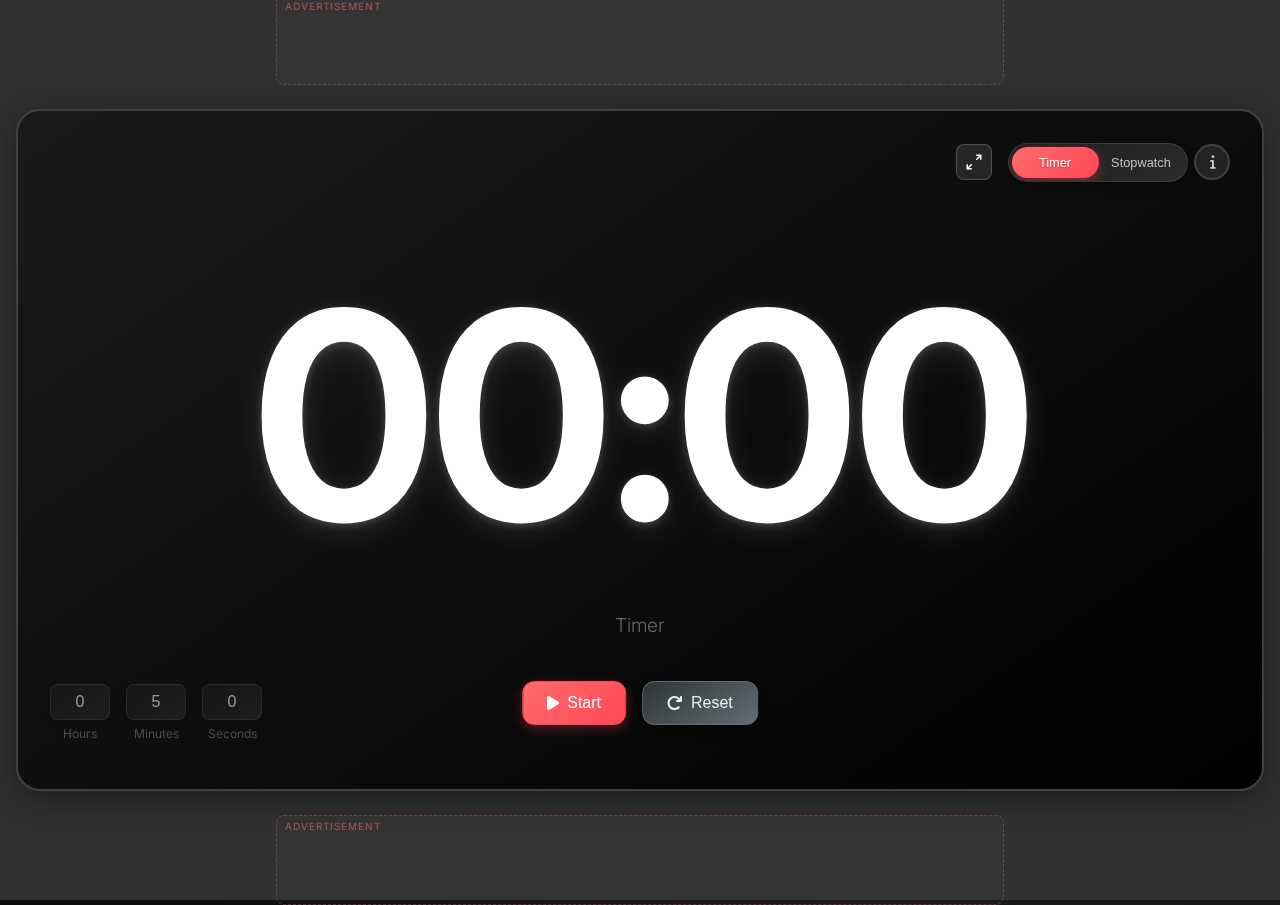
<file: index.html>
<!DOCTYPE html>
<html lang="en">
<head>
    <meta charset="UTF-8">
    <meta name="viewport" content="width=device-width, initial-scale=1.0, maximum-scale=1.0, user-scalable=no">
    <title>Big Timer - Elegant Timer & Stopwatch</title>

    <!-- Google AdSense -->
    <script async src="https://pagead2.googlesyndication.com/pagead/js/adsbygoogle.js?client=ca-pub-4525419879881614"
            crossorigin="anonymous"></script>

    <!-- Google Analytics -->
    <script async src="https://www.googletagmanager.com/gtag/js?id=G-XXXXXXXXXX"></script>
    <script>
        window.dataLayer = window.dataLayer || [];
        function gtag(){dataLayer.push(arguments);}
        gtag('js', new Date());
        gtag('config', 'G-XXXXXXXXXX');
    </script>

    <link rel="stylesheet" href="styles.css">
    <link href="https://fonts.googleapis.com/css2?family=Inter:wght@300;400;500;600;700&display=swap" rel="stylesheet">
    <link rel="stylesheet" href="https://cdnjs.cloudflare.com/ajax/libs/font-awesome/6.4.0/css/all.min.css">
</head>
<body>
    <div class="app-container">
        <!-- Top Banner Ad -->
        <div class="ad-container top-ad">
            <ins class="adsbygoogle"
                 style="display:block"
                 data-ad-client="ca-pub-4525419879881614"
                 data-ad-slot="1234567890"
                 data-ad-format="auto"
                 data-full-width-responsive="true"></ins>
        </div>

        <div class="main-container">
            <!-- Header -->
            <header class="header">
                <div class="header-left">
                    <button class="fullscreen-btn" id="fullscreen-btn" title="Toggle Fullscreen">
                        <svg width="20" height="20" viewBox="0 0 24 24" fill="none" stroke="currentColor" stroke-width="2">
                            <path d="M3 21l6-6m0 6H3v-6"/>
                            <path d="M21 3l-6 6m6 0V3h-6"/>
                        </svg>
                    </button>
                    <div class="mode-switcher">
                        <button class="mode-btn active" data-mode="timer">Timer</button>
                        <button class="mode-btn" data-mode="stopwatch">Stopwatch</button>
                    </div>
                </div>
                <div class="info-menu">
                    <button class="info-btn" id="info-btn">
                        <i class="fas fa-info"></i>
                    </button>
                    <div class="info-dropdown" id="info-dropdown">
                        <a href="about.html" target="_blank">About</a>
                        <a href="privacy.html" target="_blank">Privacy Policy</a>
                        <a href="terms.html" target="_blank">Terms of Service</a>
                        <div class="copyright">© 2024 Big Timer</div>
                    </div>
                </div>
            </header>

        <!-- Timer Mode -->
        <div class="timer-container active" id="timer-mode">
            <div class="time-display-container">
                <div class="time-display" id="timer-display">00:00:00</div>
                <div class="time-label">Timer</div>
            </div>
            
            <div class="time-setter">
                <div class="time-input-group">
                    <div class="time-input">
                        <input type="number" id="hours" min="0" max="23" value="0">
                        <label>Hours</label>
                    </div>
                    <div class="time-input">
                        <input type="number" id="minutes" min="0" max="59" value="5">
                        <label>Minutes</label>
                    </div>
                    <div class="time-input">
                        <input type="number" id="seconds" min="0" max="59" value="0">
                        <label>Seconds</label>
                    </div>
                </div>
            </div>

            <div class="controls">
                <button class="control-btn start-btn" id="timer-start">
                    <i class="fas fa-play"></i>
                    Start
                </button>
                <button class="control-btn pause-btn" id="timer-pause" style="display: none;">
                    <i class="fas fa-pause"></i>
                    Pause
                </button>
                <button class="control-btn reset-btn" id="timer-reset">
                    <i class="fas fa-redo"></i>
                    Reset
                </button>
            </div>
        </div>

        <!-- Stopwatch Mode -->
        <div class="timer-container" id="stopwatch-mode">
            <div class="time-display-container">
                <div class="time-display" id="stopwatch-display">00:00:00</div>
                <div class="time-label">Stopwatch</div>
            </div>

            <div class="controls">
                <button class="control-btn start-btn" id="stopwatch-start">
                    <i class="fas fa-play"></i>
                    Start
                </button>
                <button class="control-btn pause-btn" id="stopwatch-pause" style="display: none;">
                    <i class="fas fa-pause"></i>
                    Pause
                </button>
                <button class="control-btn lap-btn" id="stopwatch-lap" style="display: none;">
                    <i class="fas fa-flag"></i>
                    Lap
                </button>
                <button class="control-btn reset-btn" id="stopwatch-reset">
                    <i class="fas fa-redo"></i>
                    Reset
                </button>
            </div>

            <div class="laps-container" id="laps-container">
                <!-- <h3 class="laps-title">Laps</h3> -->
                <div class="laps-list" id="laps-list"></div>
            </div>
        </div>



            <!-- Notification -->
            <div class="notification" id="notification">
                <i class="fas fa-bell"></i>
                <span>Timer finished!</span>
            </div>
        </div>

        <!-- Bottom Banner Ad -->
        <div class="ad-container bottom-ad">
            <ins class="adsbygoogle"
                 style="display:block"
                 data-ad-client="ca-pub-4525419879881614"
                 data-ad-slot="9876543210"
                 data-ad-format="auto"
                 data-full-width-responsive="true"></ins>
        </div>
    </div>





    <script src="script.js"></script>

    <!-- AdSense Initialization -->
    <script>
        // Initialize ads after page load
        window.addEventListener('load', function() {
            // Push ads to AdSense
            (adsbygoogle = window.adsbygoogle || []).push({});
            (adsbygoogle = window.adsbygoogle || []).push({});
        });
    </script>
</body>
</html>
</file>
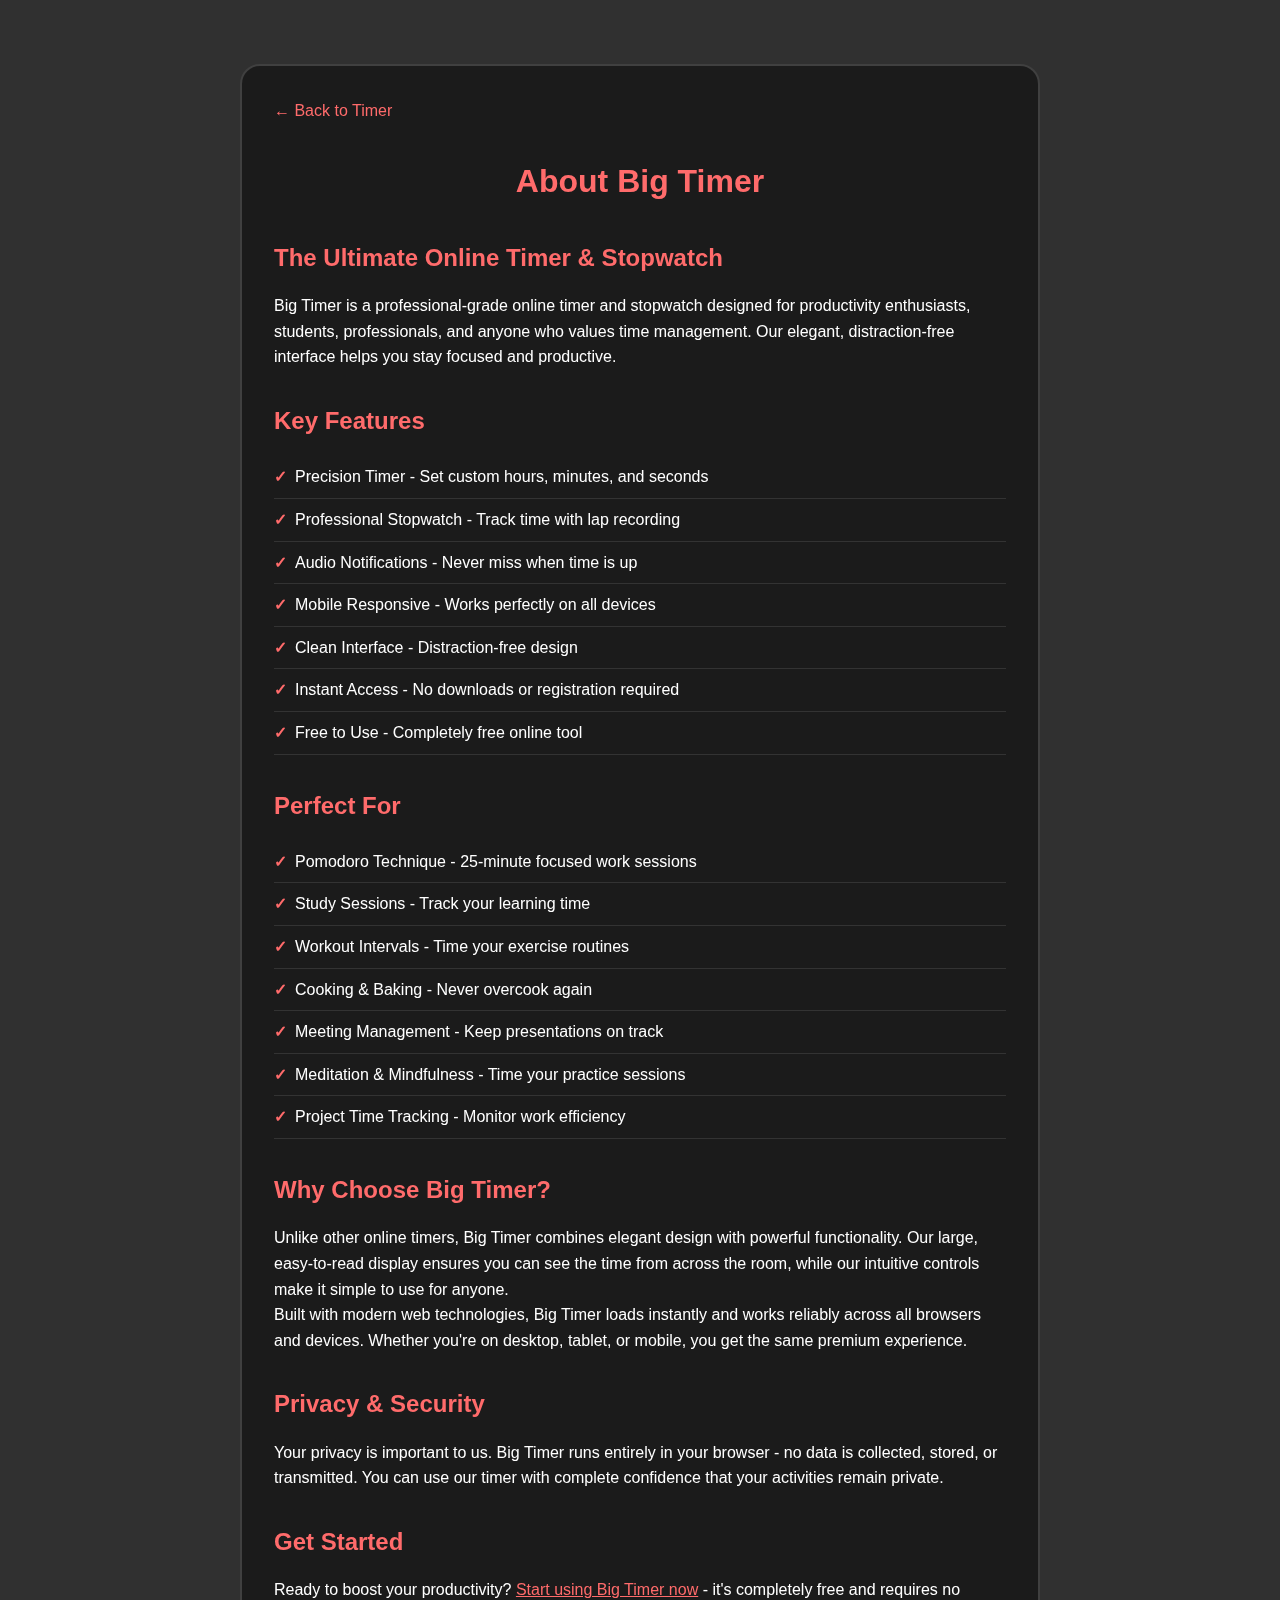
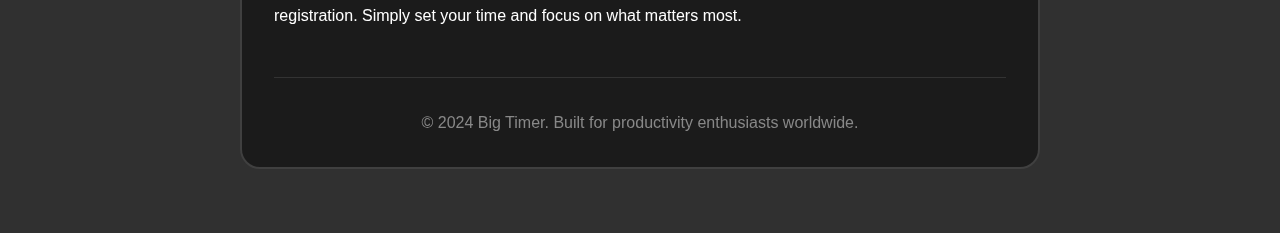
<file: about.html>
<!DOCTYPE html>
<html lang="en">
<head>
    <meta charset="UTF-8">
    <meta name="viewport" content="width=device-width, initial-scale=1.0">
    <title>About - Big Timer</title>
    <link rel="stylesheet" href="styles.css">
    <style>
        body {
            background: #303030 !important;
            padding: 2rem !important;
            position: static !important;
            height: auto !important;
            overflow: auto !important;
        }
        .app-container {
            position: static !important;
            height: auto !important;
            display: block !important;
            padding: 0 !important;
        }
        .about-container {
            max-width: 800px;
            margin: 2rem auto;
            padding: 2rem;
            background: rgba(26, 26, 26, 0.95);
            border: 2px solid #404040;
            border-radius: 20px;
            color: white;
            line-height: 1.6;
            backdrop-filter: blur(10px);
        }
        .about-container h1 {
            color: #ff6b6b;
            text-align: center;
            margin-bottom: 2rem;
        }
        .about-container h2 {
            color: #ff6b6b;
            margin-top: 2rem;
            margin-bottom: 1rem;
        }
        .back-link {
            display: inline-block;
            margin-bottom: 2rem;
            color: #ff6b6b;
            text-decoration: none;
            font-weight: 500;
        }
        .back-link:hover {
            color: #ff4757;
        }
        .feature-list {
            list-style: none;
            padding: 0;
        }
        .feature-list li {
            padding: 0.5rem 0;
            border-bottom: 1px solid #333;
        }
        .feature-list li:before {
            content: "✓";
            color: #ff6b6b;
            font-weight: bold;
            margin-right: 0.5rem;
        }
    </style>
</head>
<body>
    <div class="about-container">
        <a href="index.html" class="back-link">← Back to Timer</a>
        
        <h1>About Big Timer</h1>
        
        <h2>The Ultimate Online Timer & Stopwatch</h2>
        <p>Big Timer is a professional-grade online timer and stopwatch designed for productivity enthusiasts, students, professionals, and anyone who values time management. Our elegant, distraction-free interface helps you stay focused and productive.</p>
        
        <h2>Key Features</h2>
        <ul class="feature-list">
            <li>Precision Timer - Set custom hours, minutes, and seconds</li>
            <li>Professional Stopwatch - Track time with lap recording</li>
            <li>Audio Notifications - Never miss when time is up</li>
            <li>Mobile Responsive - Works perfectly on all devices</li>
            <li>Clean Interface - Distraction-free design</li>
            <li>Instant Access - No downloads or registration required</li>
            <li>Free to Use - Completely free online tool</li>
        </ul>
        
        <h2>Perfect For</h2>
        <ul class="feature-list">
            <li>Pomodoro Technique - 25-minute focused work sessions</li>
            <li>Study Sessions - Track your learning time</li>
            <li>Workout Intervals - Time your exercise routines</li>
            <li>Cooking & Baking - Never overcook again</li>
            <li>Meeting Management - Keep presentations on track</li>
            <li>Meditation & Mindfulness - Time your practice sessions</li>
            <li>Project Time Tracking - Monitor work efficiency</li>
        </ul>
        
        <h2>Why Choose Big Timer?</h2>
        <p>Unlike other online timers, Big Timer combines elegant design with powerful functionality. Our large, easy-to-read display ensures you can see the time from across the room, while our intuitive controls make it simple to use for anyone.</p>
        
        <p>Built with modern web technologies, Big Timer loads instantly and works reliably across all browsers and devices. Whether you're on desktop, tablet, or mobile, you get the same premium experience.</p>
        
        <h2>Privacy & Security</h2>
        <p>Your privacy is important to us. Big Timer runs entirely in your browser - no data is collected, stored, or transmitted. You can use our timer with complete confidence that your activities remain private.</p>
        
        <h2>Get Started</h2>
        <p>Ready to boost your productivity? <a href="index.html" style="color: #ff6b6b;">Start using Big Timer now</a> - it's completely free and requires no registration. Simply set your time and focus on what matters most.</p>
        
        <div style="text-align: center; margin-top: 3rem; padding-top: 2rem; border-top: 1px solid #333;">
            <p style="color: #888;">© 2024 Big Timer. Built for productivity enthusiasts worldwide.</p>
        </div>
    </div>
</body>
</html>
</file>
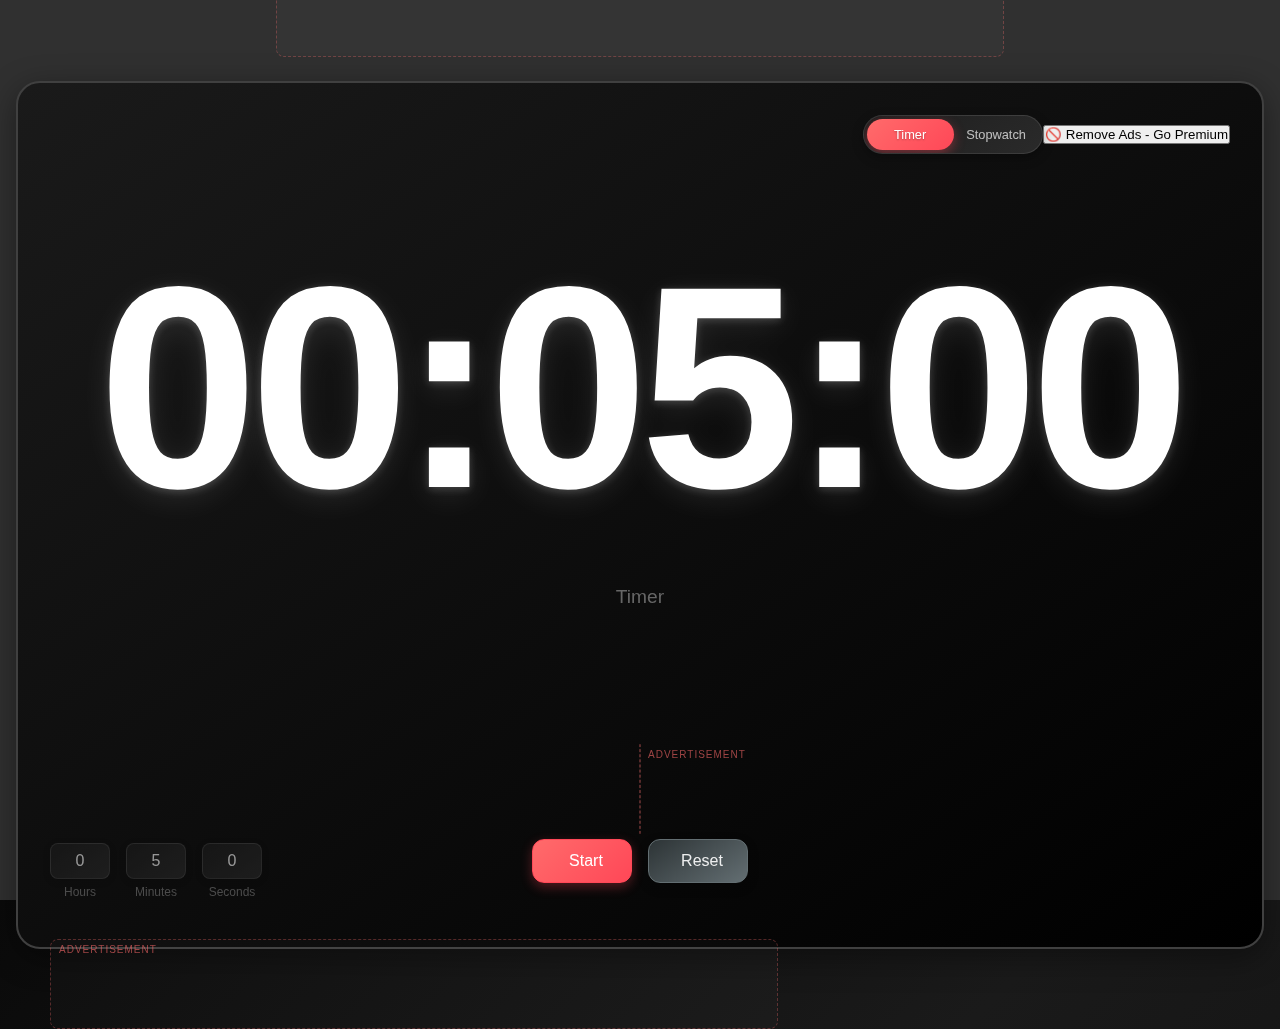
<file: google-ads-integration.html>
<!DOCTYPE html>
<html lang="en">
<head>
    <meta charset="UTF-8">
    <meta name="viewport" content="width=device-width, initial-scale=1.0">
    <title>Big Timer - Free Online Pomodoro Timer & Stopwatch</title>
    
    <!-- Google AdSense -->
    <script async src="https://pagead2.googlesyndication.com/pagead/js/adsbygoogle.js?client=ca-pub-YOUR_PUBLISHER_ID"
            crossorigin="anonymous"></script>
    
    <!-- Your existing meta tags and CSS -->
    <link rel="stylesheet" href="styles.css">
</head>
<body>
    <div class="app-container">
        <!-- Top Banner Ad (Free Users Only) -->
        <div class="ad-container top-ad" id="top-ad">
            <ins class="adsbygoogle"
                 style="display:block"
                 data-ad-client="ca-pub-YOUR_PUBLISHER_ID"
                 data-ad-slot="1234567890"
                 data-ad-format="auto"
                 data-full-width-responsive="true"></ins>
        </div>

        <div class="main-container">
            <header class="header">
                <div class="mode-switcher">
                    <button class="mode-btn active" data-mode="timer">Timer</button>
                    <button class="mode-btn" data-mode="stopwatch">Stopwatch</button>
                </div>
                
                <!-- Premium Upgrade Button -->
                <button class="upgrade-btn" onclick="showPremiumModal()">
                    🚫 Remove Ads - Go Premium
                </button>
            </header>

            <!-- Timer Display -->
            <main class="timer-container active" id="timer-mode">
                <section class="time-display-container">
                    <div class="time-display" id="timer-display">00:05:00</div>
                    <div class="time-label">Timer</div>
                </section>
                
                <!-- Side Ad (Desktop Only) -->
                <aside class="ad-container side-ad" id="side-ad">
                    <ins class="adsbygoogle"
                         style="display:block"
                         data-ad-client="ca-pub-YOUR_PUBLISHER_ID"
                         data-ad-slot="0987654321"
                         data-ad-format="vertical"></ins>
                </aside>

                <!-- Timer Controls -->
                <section class="controls">
                    <button class="control-btn start-btn" id="timer-start">
                        <i class="fas fa-play"></i> Start
                    </button>
                    <button class="control-btn pause-btn" id="timer-pause" style="display: none;">
                        <i class="fas fa-pause"></i> Pause
                    </button>
                    <button class="control-btn reset-btn" id="timer-reset">
                        <i class="fas fa-redo"></i> Reset
                    </button>
                </section>

                <!-- Time Setter -->
                <section class="time-setter">
                    <div class="time-input-group">
                        <div class="time-input">
                            <input type="number" id="hours" min="0" max="23" value="0">
                            <label>Hours</label>
                        </div>
                        <div class="time-input">
                            <input type="number" id="minutes" min="0" max="59" value="5">
                            <label>Minutes</label>
                        </div>
                        <div class="time-input">
                            <input type="number" id="seconds" min="0" max="59" value="0">
                            <label>Seconds</label>
                        </div>
                    </div>
                </section>
            </main>

            <!-- Bottom Ad (Mobile Friendly) -->
            <div class="ad-container bottom-ad" id="bottom-ad">
                <ins class="adsbygoogle"
                     style="display:block"
                     data-ad-client="ca-pub-YOUR_PUBLISHER_ID"
                     data-ad-slot="1122334455"
                     data-ad-format="auto"
                     data-full-width-responsive="true"></ins>
            </div>
        </div>

        <!-- Premium Modal -->
        <div class="premium-modal" id="premium-modal" style="display: none;">
            <div class="modal-content">
                <h2>🚫 Remove Ads + Premium Features</h2>
                <div class="comparison">
                    <div class="free-tier">
                        <h3>Free (With Ads)</h3>
                        <ul>
                            <li>✅ Basic Timer</li>
                            <li>✅ Basic Stopwatch</li>
                            <li>❌ Ads Displayed</li>
                            <li>❌ Limited Themes</li>
                        </ul>
                    </div>
                    <div class="premium-tier">
                        <h3>Premium ($4.99/month)</h3>
                        <ul>
                            <li>✅ All Free Features</li>
                            <li>🚫 No Ads</li>
                            <li>🎨 8+ Premium Themes</li>
                            <li>🍅 Pomodoro Mode</li>
                            <li>📊 Statistics</li>
                            <li>🔊 Custom Sounds</li>
                        </ul>
                        <button class="premium-btn" onclick="upgradeToPremium()">
                            Upgrade Now
                        </button>
                    </div>
                </div>
                <button class="close-modal" onclick="closePremiumModal()">×</button>
            </div>
        </div>
    </div>

    <!-- AdSense Initialization Script -->
    <script>
        // Initialize ads after page load
        window.addEventListener('load', function() {
            // Only show ads for free users
            if (!isPremiumUser()) {
                initializeAds();
            } else {
                hideAllAds();
            }
        });

        function initializeAds() {
            // Push ads to AdSense
            (adsbygoogle = window.adsbygoogle || []).push({});
            (adsbygoogle = window.adsbygoogle || []).push({});
            (adsbygoogle = window.adsbygoogle || []).push({});
        }

        function isPremiumUser() {
            // Check if user has premium (from your monetization system)
            return localStorage.getItem('bigTimerPremium') === 'true';
        }

        function hideAllAds() {
            // Hide all ad containers for premium users
            document.querySelectorAll('.ad-container').forEach(ad => {
                ad.style.display = 'none';
            });
            
            // Hide upgrade button
            document.querySelector('.upgrade-btn').style.display = 'none';
        }

        function showPremiumModal() {
            document.getElementById('premium-modal').style.display = 'flex';
        }

        function closePremiumModal() {
            document.getElementById('premium-modal').style.display = 'none';
        }

        function upgradeToPremium() {
            // Integrate with your payment system
            // After successful payment:
            localStorage.setItem('bigTimerPremium', 'true');
            hideAllAds();
            closePremiumModal();
            alert('🎉 Welcome to Premium! Ads removed.');
        }
    </script>

    <!-- Your existing scripts -->
    <script src="script.js"></script>
</body>
</html>
</file>
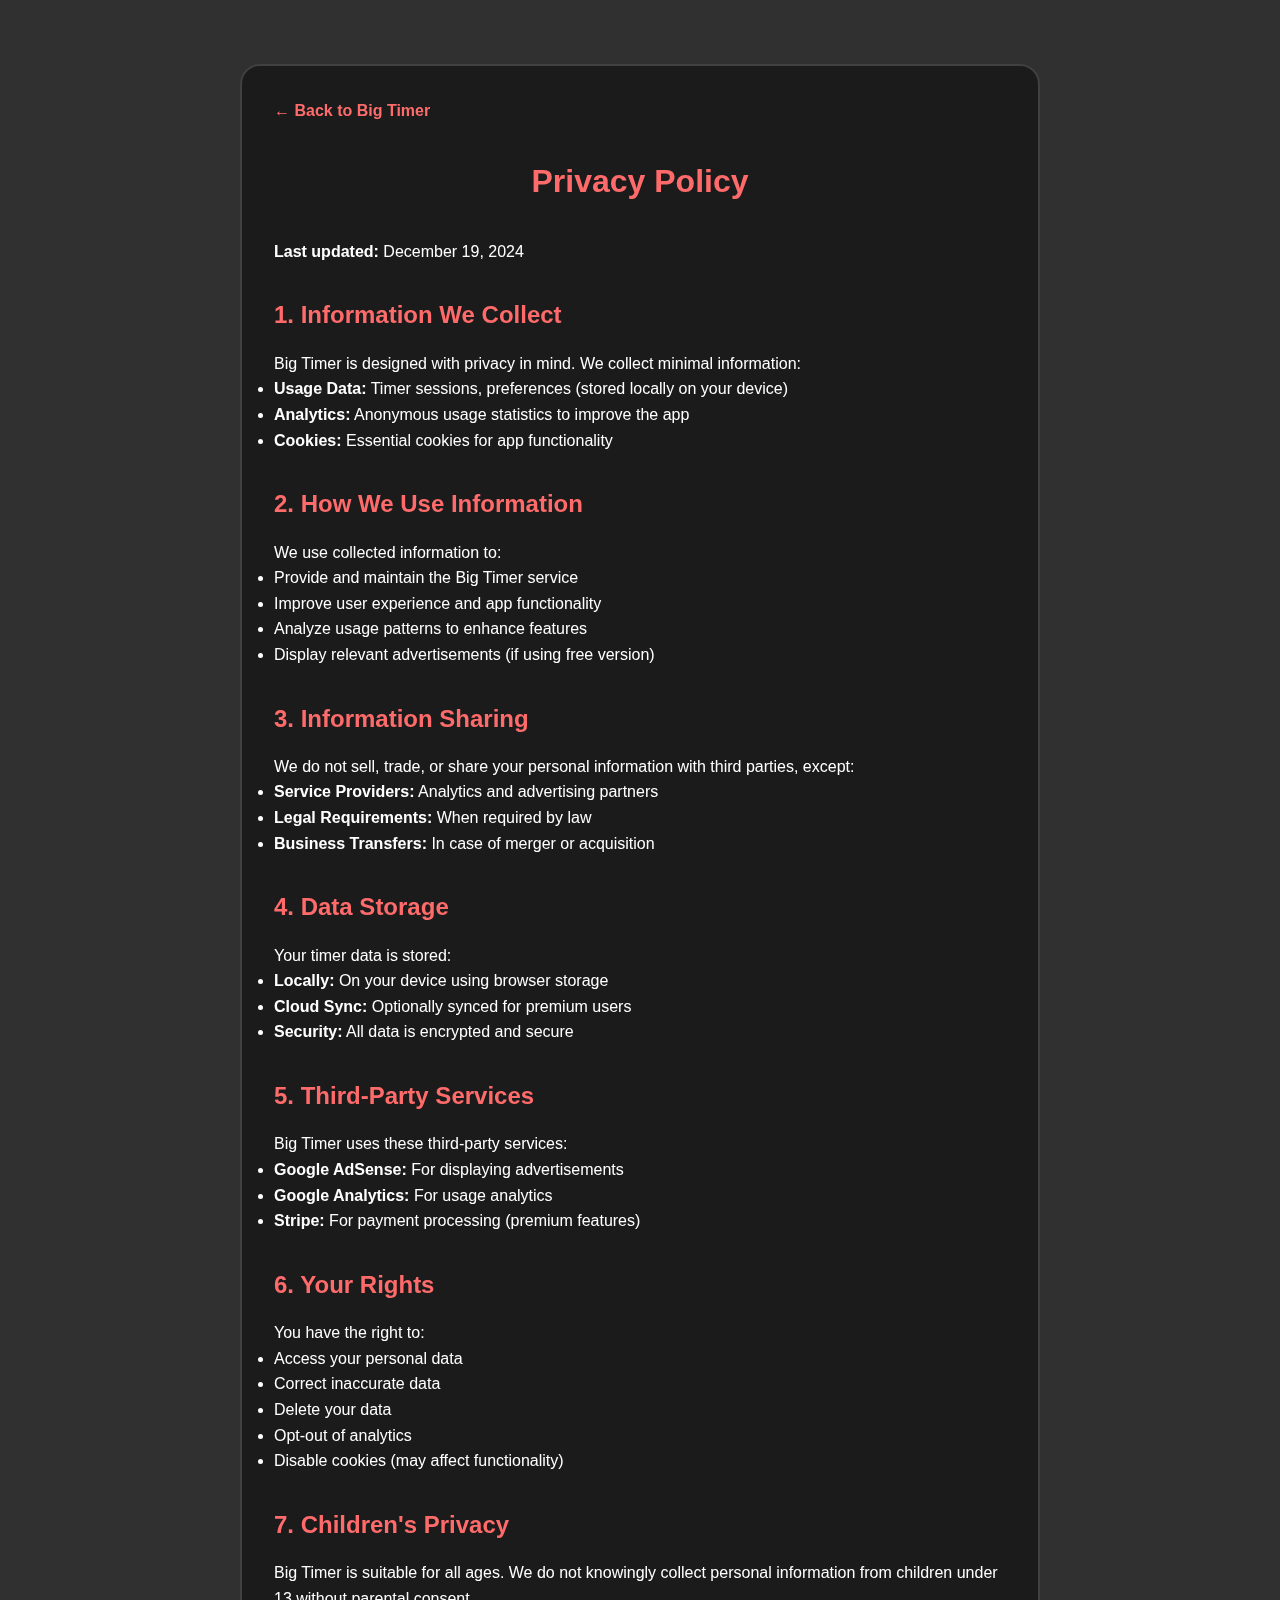
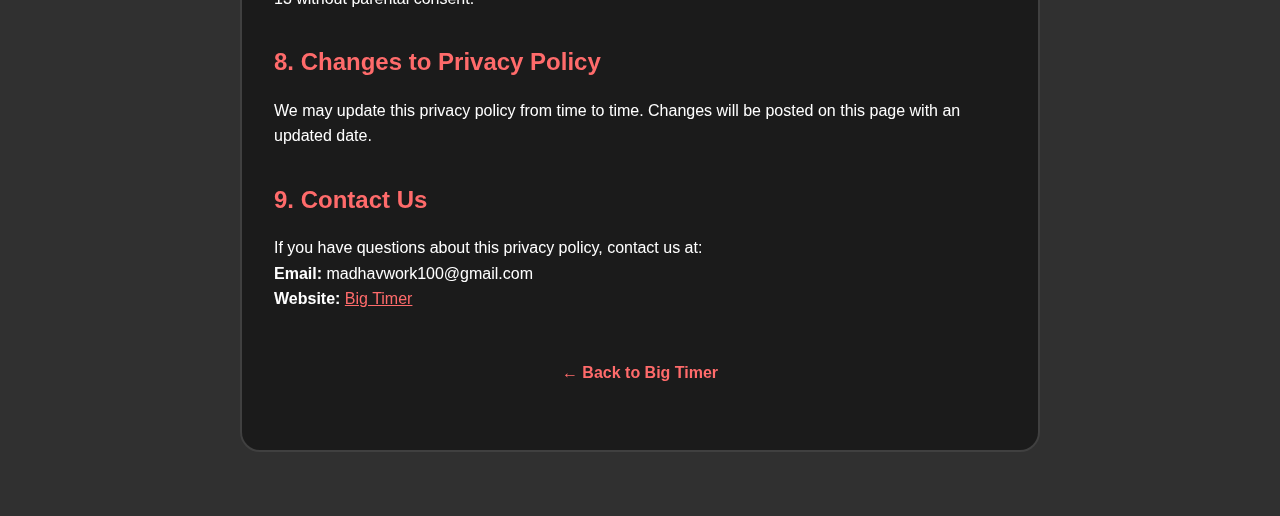
<file: privacy.html>
<!DOCTYPE html>
<html lang="en">
<head>
    <meta charset="UTF-8">
    <meta name="viewport" content="width=device-width, initial-scale=1.0">
    <title>Privacy Policy - Big Timer</title>
    <link rel="stylesheet" href="styles.css">
    <style>
        body {
            background: #303030 !important;
            padding: 2rem !important;
            position: static !important;
            height: auto !important;
            overflow: auto !important;
        }
        .app-container {
            position: static !important;
            height: auto !important;
            display: block !important;
            padding: 0 !important;
        }
        .privacy-container {
            max-width: 800px;
            margin: 2rem auto;
            padding: 2rem;
            background: rgba(26, 26, 26, 0.95);
            border: 2px solid #404040;
            border-radius: 20px;
            color: white;
            line-height: 1.6;
            backdrop-filter: blur(10px);
        }
        .privacy-container h1 {
            color: #ff6b6b;
            text-align: center;
            margin-bottom: 2rem;
        }
        .privacy-container h2 {
            color: #ff6b6b;
            margin-top: 2rem;
            margin-bottom: 1rem;
        }
        .back-link {
            display: inline-block;
            margin-bottom: 2rem;
            color: #ff6b6b;
            text-decoration: none;
            font-weight: bold;
        }
        .back-link:hover {
            text-decoration: underline;
        }
    </style>
</head>
<body>
    <div class="app-container">
        <div class="privacy-container">
            <a href="index.html" class="back-link">← Back to Big Timer</a>
            
            <h1>Privacy Policy</h1>
            
            <p><strong>Last updated:</strong> December 19, 2024</p>
            
            <h2>1. Information We Collect</h2>
            <p>Big Timer is designed with privacy in mind. We collect minimal information:</p>
            <ul>
                <li><strong>Usage Data:</strong> Timer sessions, preferences (stored locally on your device)</li>
                <li><strong>Analytics:</strong> Anonymous usage statistics to improve the app</li>
                <li><strong>Cookies:</strong> Essential cookies for app functionality</li>
            </ul>
            
            <h2>2. How We Use Information</h2>
            <p>We use collected information to:</p>
            <ul>
                <li>Provide and maintain the Big Timer service</li>
                <li>Improve user experience and app functionality</li>
                <li>Analyze usage patterns to enhance features</li>
                <li>Display relevant advertisements (if using free version)</li>
            </ul>
            
            <h2>3. Information Sharing</h2>
            <p>We do not sell, trade, or share your personal information with third parties, except:</p>
            <ul>
                <li><strong>Service Providers:</strong> Analytics and advertising partners</li>
                <li><strong>Legal Requirements:</strong> When required by law</li>
                <li><strong>Business Transfers:</strong> In case of merger or acquisition</li>
            </ul>
            
            <h2>4. Data Storage</h2>
            <p>Your timer data is stored:</p>
            <ul>
                <li><strong>Locally:</strong> On your device using browser storage</li>
                <li><strong>Cloud Sync:</strong> Optionally synced for premium users</li>
                <li><strong>Security:</strong> All data is encrypted and secure</li>
            </ul>
            
            <h2>5. Third-Party Services</h2>
            <p>Big Timer uses these third-party services:</p>
            <ul>
                <li><strong>Google AdSense:</strong> For displaying advertisements</li>
                <li><strong>Google Analytics:</strong> For usage analytics</li>
                <li><strong>Stripe:</strong> For payment processing (premium features)</li>
            </ul>
            
            <h2>6. Your Rights</h2>
            <p>You have the right to:</p>
            <ul>
                <li>Access your personal data</li>
                <li>Correct inaccurate data</li>
                <li>Delete your data</li>
                <li>Opt-out of analytics</li>
                <li>Disable cookies (may affect functionality)</li>
            </ul>
            
            <h2>7. Children's Privacy</h2>
            <p>Big Timer is suitable for all ages. We do not knowingly collect personal information from children under 13 without parental consent.</p>
            
            <h2>8. Changes to Privacy Policy</h2>
            <p>We may update this privacy policy from time to time. Changes will be posted on this page with an updated date.</p>
            
            <h2>9. Contact Us</h2>
            <p>If you have questions about this privacy policy, contact us at:</p>
            <p><strong>Email:</strong> madhavwork100@gmail.com</p>
            <p><strong>Website:</strong> <a href="index.html" style="color: #ff6b6b;">Big Timer</a></p>
            
            <div style="margin-top: 3rem; text-align: center;">
                <a href="index.html" class="back-link">← Back to Big Timer</a>
            </div>
        </div>
    </div>
</body>
</html>
</file>
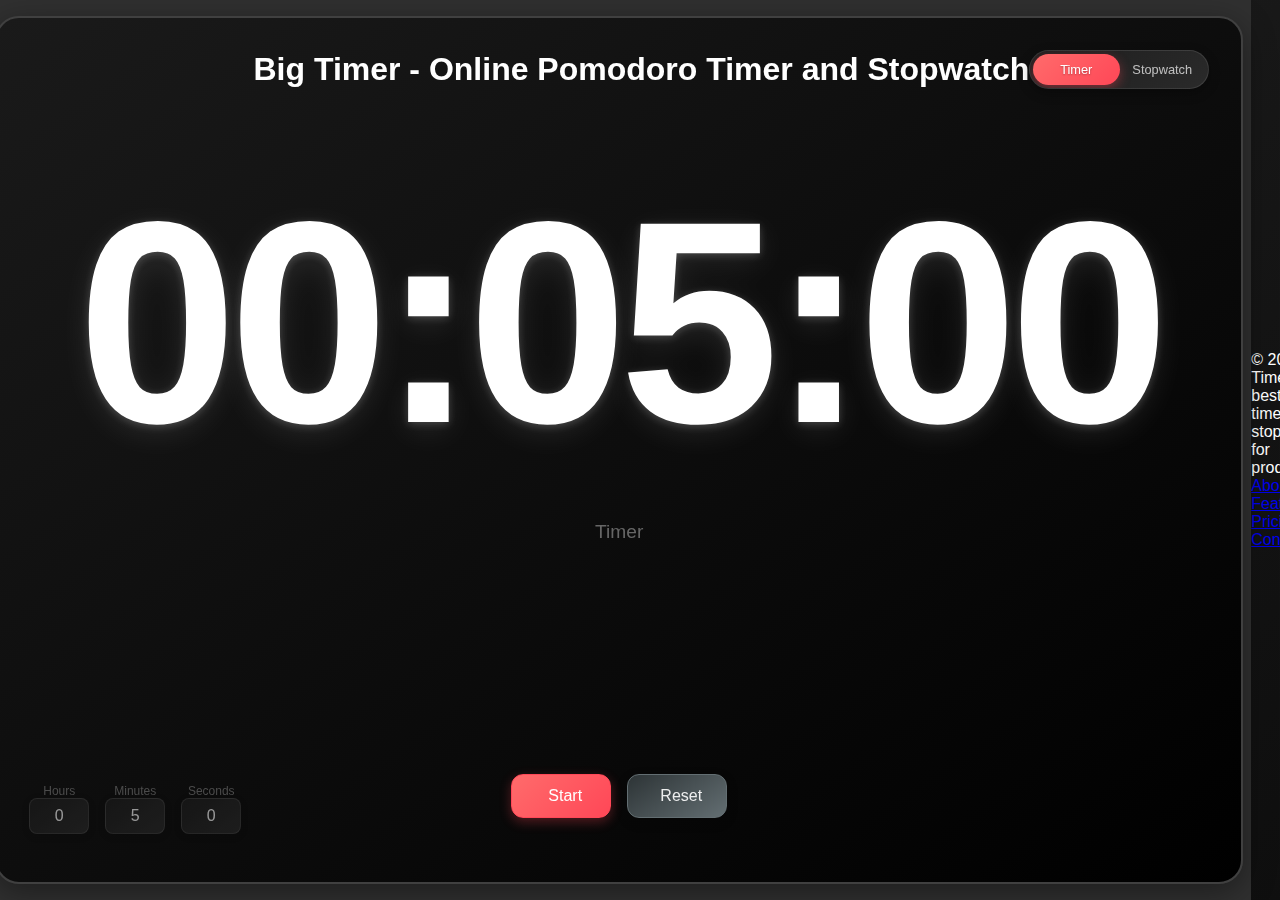
<file: seo-optimization.html>
<!DOCTYPE html>
<html lang="en">
<head>
    <!-- Essential SEO Meta Tags -->
    <meta charset="UTF-8">
    <meta name="viewport" content="width=device-width, initial-scale=1.0">
    
    <!-- Primary SEO Tags -->
    <title>Big Timer - Beautiful Pomodoro Timer & Stopwatch for Productivity</title>
    <meta name="description" content="Elegant online timer and stopwatch app. Perfect for Pomodoro technique, study sessions, workouts, and productivity. Free with premium features available.">
    <meta name="keywords" content="timer, stopwatch, pomodoro, productivity, focus, study timer, workout timer, online timer, web timer">
    
    <!-- Open Graph / Facebook -->
    <meta property="og:type" content="website">
    <meta property="og:url" content="https://bigtimer.app/">
    <meta property="og:title" content="Big Timer - Beautiful Pomodoro Timer & Stopwatch">
    <meta property="og:description" content="Elegant online timer and stopwatch app for productivity and focus sessions.">
    <meta property="og:image" content="https://bigtimer.app/assets/social-preview.png">
    <meta property="og:site_name" content="Big Timer">
    
    <!-- Twitter -->
    <meta property="twitter:card" content="summary_large_image">
    <meta property="twitter:url" content="https://bigtimer.app/">
    <meta property="twitter:title" content="Big Timer - Beautiful Pomodoro Timer & Stopwatch">
    <meta property="twitter:description" content="Elegant online timer and stopwatch app for productivity and focus sessions.">
    <meta property="twitter:image" content="https://bigtimer.app/assets/social-preview.png">
    
    <!-- Favicon -->
    <link rel="icon" type="image/x-icon" href="assets/icon.ico">
    <link rel="apple-touch-icon" href="assets/icon.png">
    
    <!-- PWA Manifest -->
    <link rel="manifest" href="manifest.json">
    <meta name="theme-color" content="#ff6b6b">
    
    <!-- Canonical URL -->
    <link rel="canonical" href="https://bigtimer.app/">
    
    <!-- Structured Data for Google -->
    <script type="application/ld+json">
    {
        "@context": "https://schema.org",
        "@type": "WebApplication",
        "name": "Big Timer",
        "description": "Elegant online timer and stopwatch app for productivity and focus sessions",
        "url": "https://bigtimer.app",
        "applicationCategory": "ProductivityApplication",
        "operatingSystem": "Web Browser",
        "offers": {
            "@type": "Offer",
            "price": "0",
            "priceCurrency": "USD",
            "availability": "https://schema.org/InStock"
        },
        "author": {
            "@type": "Organization",
            "name": "Big Timer"
        },
        "screenshot": "https://bigtimer.app/assets/app-screenshot.png",
        "featureList": [
            "Pomodoro Timer",
            "Stopwatch",
            "Custom Themes",
            "Statistics Tracking",
            "Offline Support"
        ]
    }
    </script>
    
    <!-- Google Analytics -->
    <script async src="https://www.googletagmanager.com/gtag/js?id=GA_MEASUREMENT_ID"></script>
    <script>
        window.dataLayer = window.dataLayer || [];
        function gtag(){dataLayer.push(arguments);}
        gtag('js', new Date());
        gtag('config', 'GA_MEASUREMENT_ID');
    </script>
    
    <!-- Your existing CSS -->
    <link rel="stylesheet" href="styles.css">
</head>
<body>
    <!-- Add breadcrumb navigation for SEO -->
    <nav aria-label="Breadcrumb" class="breadcrumb">
        <ol>
            <li><a href="/">Home</a></li>
            <li aria-current="page">Timer</li>
        </ol>
    </nav>

    <!-- Your existing app content -->
    <div class="app-container">
        <div class="main-container">
            <!-- Add semantic HTML for better SEO -->
            <header class="header">
                <h1 class="visually-hidden">Big Timer - Online Pomodoro Timer and Stopwatch</h1>
                <div class="mode-switcher">
                    <button class="mode-btn active" data-mode="timer" aria-label="Switch to Timer mode">Timer</button>
                    <button class="mode-btn" data-mode="stopwatch" aria-label="Switch to Stopwatch mode">Stopwatch</button>
                </div>
            </header>

            <!-- Timer Mode -->
            <main class="timer-container active" id="timer-mode">
                <section class="time-display-container" aria-label="Timer display">
                    <div class="time-display" id="timer-display" aria-live="polite">00:05:00</div>
                    <div class="time-label">Timer</div>
                </section>
                
                <section class="time-setter" aria-label="Set timer duration">
                    <div class="time-input-group">
                        <div class="time-input">
                            <label for="hours">Hours</label>
                            <input type="number" id="hours" min="0" max="23" value="0" aria-label="Hours">
                        </div>
                        <div class="time-input">
                            <label for="minutes">Minutes</label>
                            <input type="number" id="minutes" min="0" max="59" value="5" aria-label="Minutes">
                        </div>
                        <div class="time-input">
                            <label for="seconds">Seconds</label>
                            <input type="number" id="seconds" min="0" max="59" value="0" aria-label="Seconds">
                        </div>
                    </div>
                </section>

                <section class="controls" aria-label="Timer controls">
                    <button class="control-btn start-btn" id="timer-start" aria-label="Start timer">
                        <i class="fas fa-play" aria-hidden="true"></i>
                        Start
                    </button>
                    <button class="control-btn pause-btn" id="timer-pause" style="display: none;" aria-label="Pause timer">
                        <i class="fas fa-pause" aria-hidden="true"></i>
                        Pause
                    </button>
                    <button class="control-btn reset-btn" id="timer-reset" aria-label="Reset timer">
                        <i class="fas fa-redo" aria-hidden="true"></i>
                        Reset
                    </button>
                </section>
            </main>

            <!-- Stopwatch Mode -->
            <main class="timer-container" id="stopwatch-mode">
                <section class="time-display-container" aria-label="Stopwatch display">
                    <div class="time-display" id="stopwatch-display" aria-live="polite">00:00:00</div>
                    <div class="time-label">Stopwatch</div>
                </section>

                <section class="controls" aria-label="Stopwatch controls">
                    <button class="control-btn start-btn" id="stopwatch-start" aria-label="Start stopwatch">
                        <i class="fas fa-play" aria-hidden="true"></i>
                        Start
                    </button>
                    <button class="control-btn pause-btn" id="stopwatch-pause" style="display: none;" aria-label="Pause stopwatch">
                        <i class="fas fa-pause" aria-hidden="true"></i>
                        Pause
                    </button>
                    <button class="control-btn lap-btn" id="stopwatch-lap" style="display: none;" aria-label="Record lap time">
                        <i class="fas fa-flag" aria-hidden="true"></i>
                        Lap
                    </button>
                    <button class="control-btn reset-btn" id="stopwatch-reset" aria-label="Reset stopwatch">
                        <i class="fas fa-redo" aria-hidden="true"></i>
                        Reset
                    </button>
                </section>

                <aside class="laps-container" id="laps-container" aria-label="Lap times">
                    <div class="laps-list" id="laps-list" role="log" aria-live="polite"></div>
                </aside>
            </main>

            <!-- Notification -->
            <div class="notification" id="notification" role="alert" aria-live="assertive">
                <i class="fas fa-bell" aria-hidden="true"></i>
                <span>Timer finished!</span>
            </div>
        </div>
    </div>

    <!-- Footer for SEO -->
    <footer class="footer">
        <div class="footer-content">
            <p>&copy; 2024 Big Timer. The best online timer and stopwatch for productivity.</p>
            <nav class="footer-nav">
                <a href="#about">About</a>
                <a href="#features">Features</a>
                <a href="#pricing">Pricing</a>
                <a href="#contact">Contact</a>
            </nav>
        </div>
    </footer>

    <!-- Your existing JavaScript -->
    <script src="script.js"></script>
    <script src="frontend-monetization.js"></script>
</body>
</html>
</file>
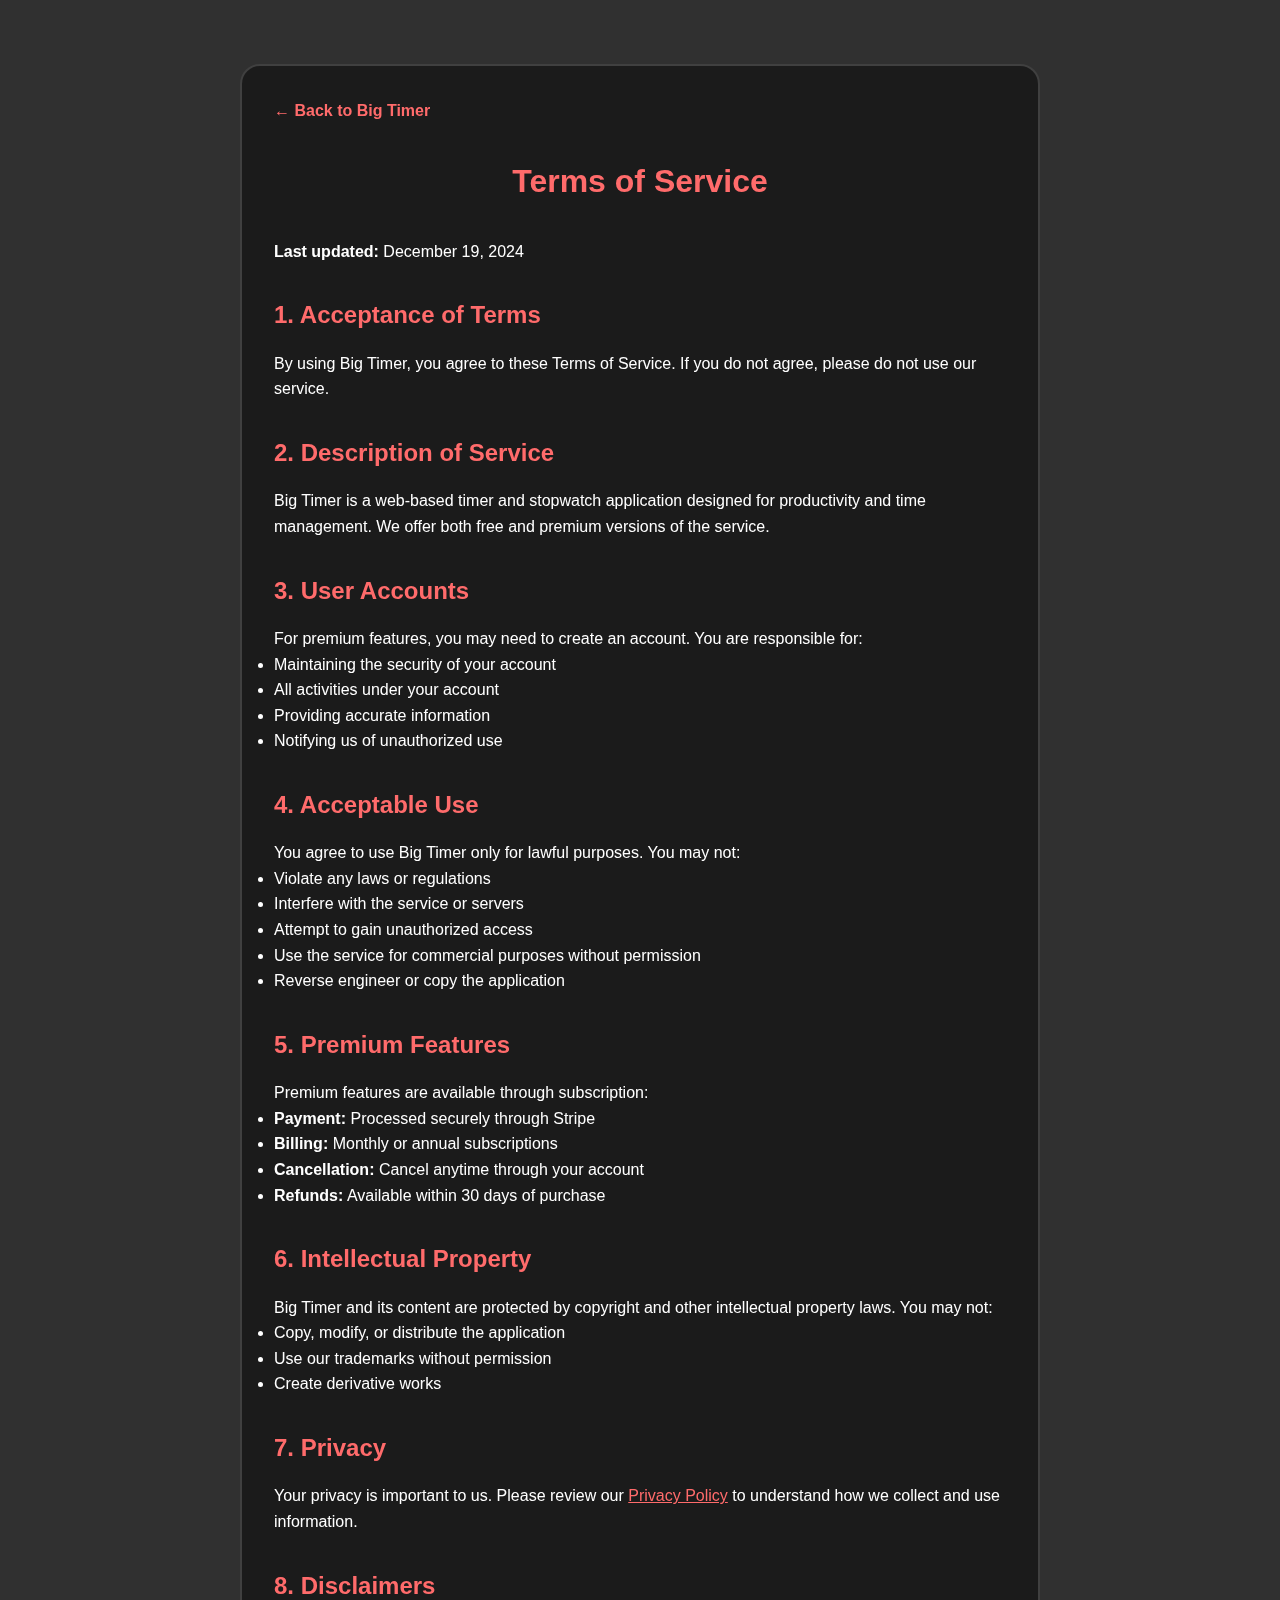
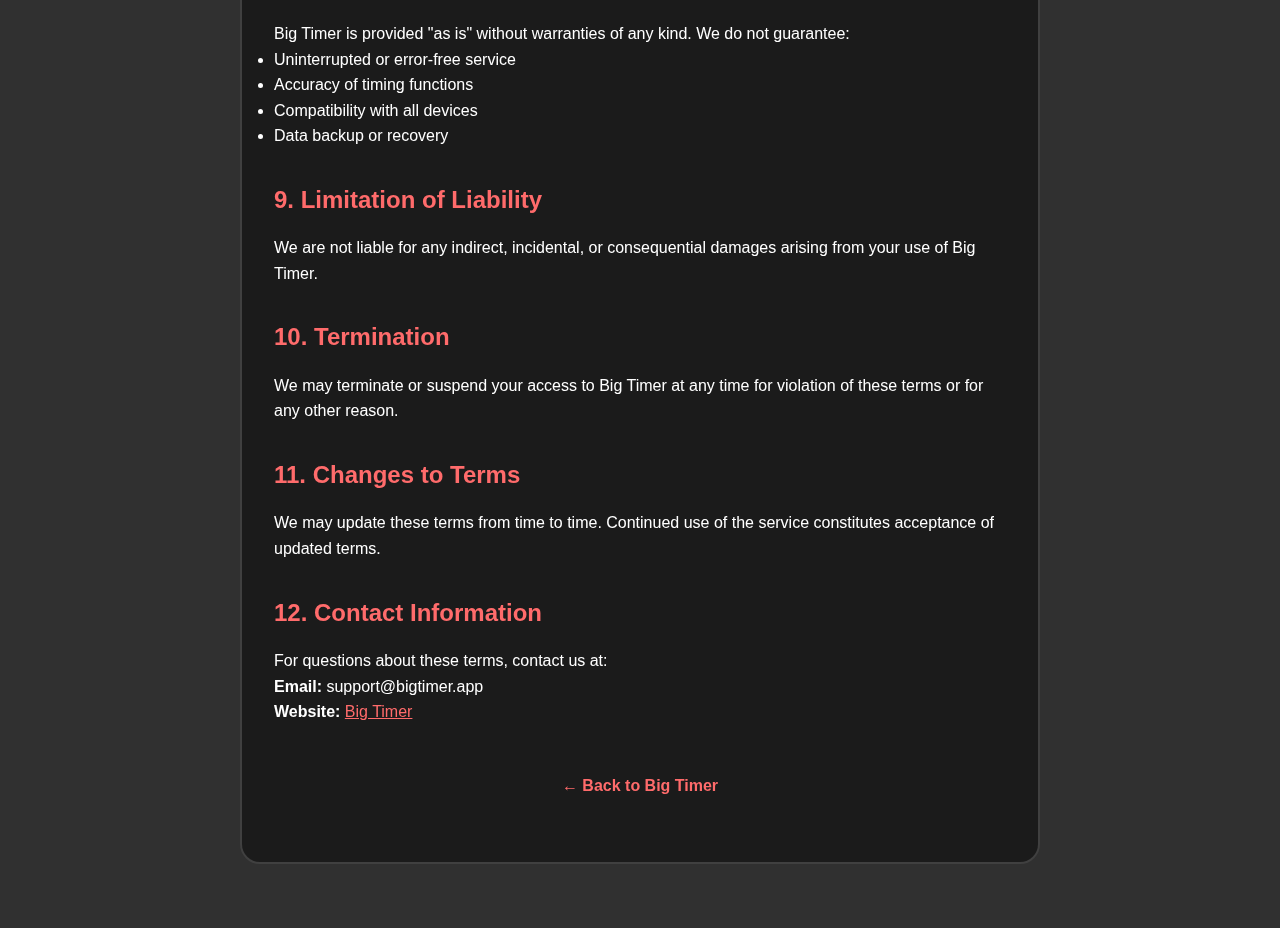
<file: terms.html>
<!DOCTYPE html>
<html lang="en">
<head>
    <meta charset="UTF-8">
    <meta name="viewport" content="width=device-width, initial-scale=1.0">
    <title>Terms of Service - Big Timer</title>
    <link rel="stylesheet" href="styles.css">
    <style>
        body {
            background: #303030 !important;
            padding: 2rem !important;
            position: static !important;
            height: auto !important;
            overflow: auto !important;
        }
        .app-container {
            position: static !important;
            height: auto !important;
            display: block !important;
            padding: 0 !important;
        }
        .terms-container {
            max-width: 800px;
            margin: 2rem auto;
            padding: 2rem;
            background: rgba(26, 26, 26, 0.95);
            border: 2px solid #404040;
            border-radius: 20px;
            color: white;
            line-height: 1.6;
            backdrop-filter: blur(10px);
        }
        .terms-container h1 {
            color: #ff6b6b;
            text-align: center;
            margin-bottom: 2rem;
        }
        .terms-container h2 {
            color: #ff6b6b;
            margin-top: 2rem;
            margin-bottom: 1rem;
        }
        .back-link {
            display: inline-block;
            margin-bottom: 2rem;
            color: #ff6b6b;
            text-decoration: none;
            font-weight: bold;
        }
        .back-link:hover {
            text-decoration: underline;
        }
    </style>
</head>
<body>
    <div class="app-container">
        <div class="terms-container">
            <a href="index.html" class="back-link">← Back to Big Timer</a>
            
            <h1>Terms of Service</h1>
            
            <p><strong>Last updated:</strong> December 19, 2024</p>
            
            <h2>1. Acceptance of Terms</h2>
            <p>By using Big Timer, you agree to these Terms of Service. If you do not agree, please do not use our service.</p>
            
            <h2>2. Description of Service</h2>
            <p>Big Timer is a web-based timer and stopwatch application designed for productivity and time management. We offer both free and premium versions of the service.</p>
            
            <h2>3. User Accounts</h2>
            <p>For premium features, you may need to create an account. You are responsible for:</p>
            <ul>
                <li>Maintaining the security of your account</li>
                <li>All activities under your account</li>
                <li>Providing accurate information</li>
                <li>Notifying us of unauthorized use</li>
            </ul>
            
            <h2>4. Acceptable Use</h2>
            <p>You agree to use Big Timer only for lawful purposes. You may not:</p>
            <ul>
                <li>Violate any laws or regulations</li>
                <li>Interfere with the service or servers</li>
                <li>Attempt to gain unauthorized access</li>
                <li>Use the service for commercial purposes without permission</li>
                <li>Reverse engineer or copy the application</li>
            </ul>
            
            <h2>5. Premium Features</h2>
            <p>Premium features are available through subscription:</p>
            <ul>
                <li><strong>Payment:</strong> Processed securely through Stripe</li>
                <li><strong>Billing:</strong> Monthly or annual subscriptions</li>
                <li><strong>Cancellation:</strong> Cancel anytime through your account</li>
                <li><strong>Refunds:</strong> Available within 30 days of purchase</li>
            </ul>
            
            <h2>6. Intellectual Property</h2>
            <p>Big Timer and its content are protected by copyright and other intellectual property laws. You may not:</p>
            <ul>
                <li>Copy, modify, or distribute the application</li>
                <li>Use our trademarks without permission</li>
                <li>Create derivative works</li>
            </ul>
            
            <h2>7. Privacy</h2>
            <p>Your privacy is important to us. Please review our <a href="privacy.html" style="color: #ff6b6b;">Privacy Policy</a> to understand how we collect and use information.</p>
            
            <h2>8. Disclaimers</h2>
            <p>Big Timer is provided "as is" without warranties of any kind. We do not guarantee:</p>
            <ul>
                <li>Uninterrupted or error-free service</li>
                <li>Accuracy of timing functions</li>
                <li>Compatibility with all devices</li>
                <li>Data backup or recovery</li>
            </ul>
            
            <h2>9. Limitation of Liability</h2>
            <p>We are not liable for any indirect, incidental, or consequential damages arising from your use of Big Timer.</p>
            
            <h2>10. Termination</h2>
            <p>We may terminate or suspend your access to Big Timer at any time for violation of these terms or for any other reason.</p>
            
            <h2>11. Changes to Terms</h2>
            <p>We may update these terms from time to time. Continued use of the service constitutes acceptance of updated terms.</p>
            
            <h2>12. Contact Information</h2>
            <p>For questions about these terms, contact us at:</p>
            <p><strong>Email:</strong> support@bigtimer.app</p>
            <p><strong>Website:</strong> <a href="index.html" style="color: #ff6b6b;">Big Timer</a></p>
            
            <div style="margin-top: 3rem; text-align: center;">
                <a href="index.html" class="back-link">← Back to Big Timer</a>
            </div>
        </div>
    </div>
</body>
</html>
</file>
<file: styles.css>
* {
    margin: 0;
    padding: 0;
    box-sizing: border-box;
}

body {
    font-family: 'Inter', -apple-system, BlinkMacSystemFont, 'Segoe UI', Roboto, sans-serif;
    background: linear-gradient(135deg, #0a0a0a 0%, #1a1a1a 50%, #0f0f0f 100%);
    min-height: 100vh;
    display: flex;
    align-items: center;
    justify-content: center;
    color: #ffffff;
    overflow-x: hidden;
    margin: 0;
    padding: 0;
    transition: all 0.3s ease;
}

.app-container {
    background: #303030;
    padding: 0.5rem;
    width: 100vw;
    height: 100vh;
    position: relative;
    display: flex;
    flex-direction: column;
    align-items: center;
    justify-content: center;
    box-sizing: border-box;
}

.main-container {
    background: linear-gradient(145deg, #1a1a1a, #000000);
    border: 2px solid #404040;
    border-radius: 24px;
    padding: 2rem;
    width: calc(100vw - 2rem);
    height: calc(100vh - 2rem);
    position: relative;
    box-shadow: 0 8px 32px rgba(0, 0, 0, 0.4);
    backdrop-filter: blur(10px);
    box-sizing: border-box;
}

@keyframes slideIn {
    from {
        opacity: 0;
        transform: translateY(30px);
    }
    to {
        opacity: 1;
        transform: translateY(0);
    }
}

@keyframes pulse {
    0% {
        box-shadow: 0 0 0 0 rgba(255, 136, 0, 0.4);
    }
    50% {
        box-shadow: 0 0 0 8px rgba(255, 136, 0, 0.1);
    }
    100% {
        box-shadow: 0 0 0 0 rgba(255, 136, 0, 0);
    }
}

.header {
    position: absolute;
    top: 2rem;
    right: 2rem;
}

.mode-switcher {
    position: relative;
    display: flex;
    background: linear-gradient(145deg, #1e1e1e, #2a2a2a);
    border-radius: 20px;
    padding: 3px;
    border: 1px solid rgba(255, 255, 255, 0.1);
    overflow: hidden;
    width: 180px;
    box-shadow: 0 4px 12px rgba(0, 0, 0, 0.3);
    transition: all 0.3s ease;
}

.mode-switcher:hover {
    box-shadow: 0 6px 16px rgba(0, 0, 0, 0.4);
    border-color: rgba(255, 255, 255, 0.15);
}

.mode-switcher::before {
    content: '';
    position: absolute;
    top: 3px;
    left: 3px;
    width: 87px;
    height: calc(100% - 6px);
    background: linear-gradient(135deg, #ff6b6b, #ff4757);
    border-radius: 17px;
    transition: all 0.4s cubic-bezier(0.4, 0, 0.2, 1);
    box-shadow: 0 4px 12px rgba(255, 71, 87, 0.4);
    z-index: 1;
}

.mode-switcher.stopwatch-active::before {
    transform: translateX(87px);
    background: linear-gradient(135deg, #ff6b6b, #ff4757);
    box-shadow: 0 4px 12px rgba(255, 71, 87, 0.4);
}

.mode-btn {
    position: relative;
    padding: 0.5rem 0.5rem;
    border: none;
    border-radius: 17px;
    background: transparent;
    color: rgba(255, 255, 255, 0.7);
    font-weight: 500;
    cursor: pointer;
    transition: all 0.3s cubic-bezier(0.4, 0, 0.2, 1);
    font-size: 0.8rem;
    width: 87px;
    z-index: 2;
    text-align: center;
}

.mode-btn.active {
    color: #ffffff;
    text-shadow: 0 1px 2px rgba(0, 0, 0, 0.3);
}

.mode-btn:hover:not(.active) {
    color: rgba(255, 255, 255, 0.9);
    transform: translateY(-1px);
}

.timer-container {
    display: none;
    text-align: center;
    width: 100%;
    height: 100%;
    flex-direction: column;
    align-items: center;
    justify-content: flex-start;
    padding-top: 10vh;
}

.timer-container.active {
    display: flex;
}

.time-display-container {
    margin-bottom: 4rem;
    position: relative;
    padding: 1.5rem 0;
}

.time-display {
    font-size: 18rem;
    font-weight: 700;
    color: #ffffff;
    font-variant-numeric: tabular-nums;
    letter-spacing: -0.03em;
    margin-bottom: 2.5rem;
    text-shadow: 0 8px 32px rgba(255, 255, 255, 0.1), 0 2px 8px rgba(255, 255, 255, 0.2);
    line-height: 1.1;
    transition: all 0.3s cubic-bezier(0.4, 0, 0.2, 1);
    text-align: center;
    min-height: 220px;
    display: flex;
    align-items: center;
    justify-content: center;
}

.time-label {
    font-size: 1.2rem;
    color: #666666;
    font-weight: 300;
    text-align: center;
    margin-bottom: 2rem;
    margin-top: 1rem;
}

.time-setter {
    position: fixed;
    bottom: 2rem;
    left: 2rem;
    opacity: 0.7;
    transition: opacity 0.3s ease;
}

.time-setter:hover {
    opacity: 1;
}

.time-input-group {
    display: flex;
    gap: 1rem;
    margin-bottom: 1rem;
}

.time-input {
    display: flex;
    flex-direction: column;
    align-items: center;
}

.time-input input {
    width: 60px;
    padding: 0.5rem;
    border: 1px solid rgba(255, 255, 255, 0.1);
    border-radius: 8px;
    text-align: center;
    font-size: 1rem;
    font-weight: 400;
    background: linear-gradient(145deg, #1a1a1a, #252525);
    color: rgba(255, 255, 255, 0.8);
    transition: all 0.4s cubic-bezier(0.4, 0, 0.2, 1);
    -moz-appearance: textfield;
    appearance: textfield;
    box-shadow: 0 2px 8px rgba(0, 0, 0, 0.2);
}

.time-input input::-webkit-outer-spin-button,
.time-input input::-webkit-inner-spin-button {
    -webkit-appearance: none;
    margin: 0;
}

.time-input input:focus {
    outline: none;
    border-color: #ff6b6b;
    box-shadow: 0 0 0 3px rgba(255, 107, 107, 0.2), 0 4px 12px rgba(0, 0, 0, 0.3);
    color: #ffffff;
    background: linear-gradient(145deg, #252525, #2a2a2a);
    transform: translateY(-1px);
}

.time-input input:hover {
    border-color: rgba(255, 255, 255, 0.2);
    background: linear-gradient(145deg, #222222, #2a2a2a);
    transform: translateY(-1px);
    box-shadow: 0 4px 12px rgba(0, 0, 0, 0.3);
}

.time-input label {
    margin-top: 0.4rem;
    font-size: 0.75rem;
    color: #666666;
    font-weight: 400;
}

.controls {
    position: fixed;
    bottom: 4rem;
    left: 50%;
    transform: translateX(-50%);
    display: flex;
    justify-content: center;
    gap: 1rem;
    flex-wrap: wrap;
    z-index: 20;
}

.control-btn {
    padding: 0.75rem 1.5rem;
    border: none;
    border-radius: 12px;
    font-size: 1rem;
    font-weight: 500;
    cursor: pointer;
    transition: all 0.4s cubic-bezier(0.4, 0, 0.2, 1);
    display: flex;
    align-items: center;
    gap: 0.5rem;
    min-width: 100px;
    justify-content: center;
    border: 1px solid transparent;
    position: relative;
    overflow: hidden;
}

.control-btn::before {
    content: '';
    position: absolute;
    top: 0;
    left: -100%;
    width: 100%;
    height: 100%;
    background: linear-gradient(90deg, transparent, rgba(255, 255, 255, 0.1), transparent);
    transition: left 0.6s ease;
}

.control-btn:hover::before {
    left: 100%;
}

.start-btn {
    background: linear-gradient(135deg, #ff6b6b, #ff4757);
    color: #ffffff;
    border-color: #ff4757;
    box-shadow: 0 4px 12px rgba(255, 71, 87, 0.3);
}

.start-btn:hover {
    background: linear-gradient(135deg, #ff7979, #ff6b6b);
    transform: translateY(-3px);
    box-shadow: 0 8px 20px rgba(255, 71, 87, 0.4);
}

.start-btn:active {
    background: linear-gradient(135deg, #e55656, #d63031);
    transform: translateY(-1px);
    box-shadow: 0 4px 12px rgba(255, 71, 87, 0.3);
}

.pause-btn {
    background: linear-gradient(135deg, #fdcb6e, #e17055);
    color: #ffffff;
    border-color: #e17055;
    animation: pulse 2s infinite;
    box-shadow: 0 4px 12px rgba(225, 112, 85, 0.3);
}

.pause-btn:hover {
    background: linear-gradient(135deg, #fdcb6e, #e17055);
    transform: translateY(-2px);
    box-shadow: 0 6px 16px rgba(225, 112, 85, 0.3);
    animation: none;
}

.pause-btn:active {
    background: linear-gradient(135deg, #e17055, #d63031);
    transform: translateY(-1px);
    box-shadow: 0 4px 12px rgba(225, 112, 85, 0.3);
}

.reset-btn, .lap-btn {
    background: linear-gradient(145deg, #2d3436, #636e72);
    color: rgba(255, 255, 255, 0.9);
    border-color: #636e72;
    box-shadow: 0 4px 12px rgba(0, 0, 0, 0.2);
}

.reset-btn:hover, .lap-btn:hover {
    background: linear-gradient(145deg, #636e72, #74b9ff);
    transform: translateY(-3px);
    box-shadow: 0 8px 20px rgba(116, 185, 255, 0.2);
    color: #ffffff;
}



.laps-container {
    position: fixed;
    bottom: 3rem;
    right: 2rem;
    width: 200px;
    height: 180px;
    overflow-y: auto;
    opacity: 0;
    visibility: hidden;
    transition: all 0.4s cubic-bezier(0.4, 0, 0.2, 1);
    background: linear-gradient(145deg, rgba(26, 26, 26, 0.95), rgba(42, 42, 42, 0.9));
    border-radius: 16px;
    padding: 0.75rem;
    backdrop-filter: blur(20px);
    border: 1px solid rgba(255, 255, 255, 0.1);
    box-shadow: 0 8px 32px rgba(0, 0, 0, 0.3);
    transform: translateY(20px);
}

.laps-container.show {
    opacity: 0.85;
    visibility: visible;
    transform: translateY(0);
}

.laps-container:hover {
    opacity: 1;
    transform: translateY(-2px);
    box-shadow: 0 12px 40px rgba(0, 0, 0, 0.4);
    border-color: rgba(255, 255, 255, 0.15);
}

.laps-container::-webkit-scrollbar {
    width: 4px;
}

.laps-container::-webkit-scrollbar-track {
    background: transparent;
    border-radius: 2px;
    margin: 8px 0;
}

.laps-container::-webkit-scrollbar-thumb {
    background: rgba(255, 255, 255, 0.3);
    border-radius: 2px;
    transition: background 0.3s ease;
    margin: 8px 0;
}

.laps-container::-webkit-scrollbar-thumb:hover {
    background: rgba(255, 255, 255, 0.5);
}

.laps-container::-webkit-scrollbar-corner {
    background: transparent;
}

.laps-title {
    font-size: 1.2rem;
    color: #cccccc;
    margin-bottom: 0.75rem;
    font-weight: 500;
    margin-top: 0;
}

.laps-list {
    display: flex;
    flex-direction: column;
    gap: 0.75rem;
}

.lap-item {
    display: flex;
    justify-content: space-between;
    align-items: center;
    padding: 0.6rem 0.8rem;
    background: linear-gradient(145deg, rgba(30, 30, 30, 0.8), rgba(45, 45, 45, 0.6));
    border-radius: 8px;
    font-variant-numeric: tabular-nums;
    border: 1px solid rgba(255, 255, 255, 0.05);
    margin-bottom: 0.5rem;
    transition: all 0.3s cubic-bezier(0.4, 0, 0.2, 1);
    backdrop-filter: blur(10px);
}

.lap-item:hover {
    background: linear-gradient(145deg, rgba(45, 45, 45, 0.9), rgba(60, 60, 60, 0.7));
    border-color: rgba(255, 255, 255, 0.1);
    transform: translateX(4px);
}

.lap-number {
    font-weight: 500;
    color: #ff4444;
    font-size: 0.9rem;
}

.lap-time {
    font-weight: 500;
    color: #cccccc;
    font-size: 0.9rem;
}

.notification {
    position: fixed;
    top: 2rem;
    right: 2rem;
    background: #ff4444;
    color: #ffffff;
    padding: 1.5rem 2rem;
    border-radius: 16px;
    box-shadow: 0 12px 24px rgba(255, 68, 68, 0.4);
    display: flex;
    align-items: center;
    gap: 0.75rem;
    font-weight: 600;
    font-size: 1.2rem;
    transform: translateX(400px);
    transition: transform 0.3s ease;
    z-index: 1000;
    border: 2px solid #ff6666;
}

.notification.show {
    transform: translateX(0);
}

@media (max-width: 768px) {
    body {
        height: 100vh;
        width: 100vw;
        position: fixed;
        top: 0;
        left: 0;
        overflow: hidden;
    }

    .app-container {
        padding: 0.25rem;
        width: 100%;
        height: 100%;
        overflow: hidden;
    }

    .main-container {
        width: calc(100% - 0.5rem);
        height: calc(100% - 0.5rem);
        max-width: calc(100vw - 0.5rem);
        max-height: calc(100vh - 0.5rem);
        padding: 1rem;
        border-radius: 20px;
        overflow: hidden;
    }

    .time-display {
        font-size: 8rem;
        font-weight: 800;
        line-height: 1.1;
        margin-bottom: 1rem;
    }

    .time-display-container {
        margin-bottom: 2rem;
        padding: 1rem 0;
    }

    .time-setter {
        position: fixed;
        bottom: 6rem;
        left: 1rem;
        right: auto;
        display: block;
        z-index: 10;
    }

    .time-input-group {
        gap: 0.75rem;
    }

    .time-input input {
        width: 50px;
        padding: 0.4rem;
        font-size: 0.9rem;
    }

    .time-input label {
        font-size: 0.7rem;
    }

    .controls {
        gap: 0.75rem;
    }

    .control-btn {
        padding: 0.6rem 1.2rem;
        min-width: 90px;
        font-size: 0.9rem;
    }

    .header {
        top: 1rem;
        right: 1rem;
    }

    .mode-switcher {
        padding: 2px;
        width: 150px;
    }

    .mode-switcher::before {
        top: 2px;
        left: 2px;
        width: 72px;
        height: calc(100% - 4px);
        border-radius: 14px;
    }

    .mode-switcher.stopwatch-active::before {
        transform: translateX(72px);
    }

    .mode-btn {
        padding: 0.4rem 0.3rem;
        font-size: 0.7rem;
        border-radius: 14px;
        width: 72px;
    }

    .laps-container {
        position: fixed;
        bottom: 8rem;
        right: 1rem;
        left: auto;
        width: 160px;
        height: 100px;
        padding: 0.4rem;
        z-index: 10;
    }

    .controls {
        position: fixed;
        bottom: 2rem;
        left: 50%;
        transform: translateX(-50%);
        gap: 0.5rem;
    }

    .lap-item {
        padding: 0.5rem 0.75rem;
    }

    .lap-number, .lap-time {
        font-size: 0.8rem;
    }

    .timer-inputs {
        margin-bottom: 1.5rem;
        gap: 0.5rem;
    }

    .time-input input {
        width: 45px;
        height: 35px;
        font-size: 0.8rem;
    }
}

/* Small Mobile Screens */
@media (max-width: 480px) {
    .app-container {
        padding: 0.125rem;
    }

    .main-container {
        padding: 0.75rem;
        width: calc(100% - 0.25rem);
        height: calc(100% - 0.25rem);
        max-width: calc(100vw - 0.25rem);
        max-height: calc(100vh - 0.25rem);
    }

    .time-display {
        font-size: 5.5rem;
        line-height: 1;
        margin-bottom: 0.5rem;
    }

    .time-display-container {
        margin-bottom: 1.5rem;
        padding: 0.5rem 0;
        min-height: 140px;
    }

    .timer-inputs {
        margin-bottom: 1rem;
        gap: 0.3rem;
    }

    .time-input-group {
        gap: 0.5rem;
    }

    .time-input input {
        width: 40px;
        height: 32px;
        font-size: 0.75rem;
        padding: 0.3rem;
    }

    .time-input label {
        font-size: 0.65rem;
        margin-bottom: 0.2rem;
    }

    .controls {
        bottom: 1rem;
        gap: 0.4rem;
    }

    .time-setter {
        bottom: 4.5rem;
        left: 0.5rem;
    }

    .laps-container {
        bottom: 7rem;
        right: 0.5rem;
        width: 140px;
        height: 90px;
    }

    .control-btn {
        padding: 0.5rem 1rem;
        min-width: 75px;
        font-size: 0.8rem;
        height: 36px;
    }

    .time-label {
        font-size: 1rem;
        margin-bottom: 1rem;
        margin-top: 0.5rem;
    }

    .header {
        top: 0.5rem;
        right: 0.5rem;
    }

    .mode-switcher {
        width: 130px;
        height: 28px;
    }

    .mode-btn {
        font-size: 0.65rem;
        padding: 0.3rem 0.2rem;
        width: 62px;
    }

    .mode-switcher::before {
        width: 62px;
        height: calc(100% - 4px);
    }

    .mode-switcher.stopwatch-active::before {
        transform: translateX(62px);
    }

    .fullscreen-btn {
        width: 28px;
        height: 28px;
        padding: 0.3rem;
    }

    .fullscreen-btn svg {
        width: 14px;
        height: 14px;
    }

    .header-left {
        gap: 0.5rem;
    }

    .fullscreen-btn {
        width: 32px;
        height: 32px;
        padding: 0.4rem;
    }

    .fullscreen-btn svg {
        width: 16px;
        height: 16px;
    }

    .header-left {
        gap: 0.75rem;
    }
}

/* Extra Small Mobile Screens */
@media (max-width: 375px) {
    .app-container {
        padding: 0.125rem;
    }

    .main-container {
        padding: 0.5rem;
        width: calc(100% - 0.25rem);
        height: calc(100% - 0.25rem);
        max-width: calc(100vw - 0.25rem);
        max-height: calc(100vh - 0.25rem);
    }

    .time-display {
        font-size: 4.5rem;
        line-height: 0.95;
    }

    .time-display-container {
        min-height: 120px;
        margin-bottom: 1rem;
    }

    .timer-inputs {
        margin-bottom: 0.75rem;
    }

    .time-input input {
        width: 35px;
        height: 30px;
        font-size: 0.7rem;
    }

    .control-btn {
        padding: 0.4rem 0.8rem;
        min-width: 65px;
        font-size: 0.75rem;
        height: 32px;
    }

    .controls {
        bottom: 0.75rem;
        gap: 0.3rem;
    }

    .time-setter {
        bottom: 3.5rem;
        left: 0.25rem;
    }

    .laps-container {
        bottom: 4.5rem;
        right: 0.25rem;
        width: 120px;
        height: 80px;
    }
}

/* Landscape Mobile Orientation */
@media (max-height: 500px) and (orientation: landscape) {
    .time-display {
        font-size: 3.5rem;
        line-height: 1;
        margin-bottom: 0.25rem;
    }

    .time-display-container {
        margin-bottom: 0.5rem;
        padding: 0.25rem 0;
        min-height: 80px;
    }

    .timer-inputs {
        margin-bottom: 0.5rem;
    }

    .controls {
        bottom: 0.25rem;
    }

    .time-setter {
        bottom: 2.5rem;
        left: 0.25rem;
        opacity: 0.8;
    }

    .laps-container {
        bottom: 3.5rem;
        right: 0.25rem;
        width: 100px;
        height: 60px;
        opacity: 0.8;
    }

    .control-btn {
        padding: 0.3rem 0.6rem;
        height: 28px;
        font-size: 0.7rem;
    }

    .time-label {
        font-size: 0.9rem;
        margin-bottom: 0.5rem;
        margin-top: 0.25rem;
    }

    .main-container {
        padding: 0.5rem;
        height: calc(100vh - 0.25rem);
    }
}

/* Desktop/Laptop Screens - Override mobile fixes */
@media (min-width: 769px) {
    body {
        position: static;
        min-height: 100vh;
        height: auto;
        width: auto;
        overflow-x: hidden;
        overflow-y: auto;
    }

    .app-container {
        width: 100vw;
        height: 100vh;
        padding: 0.5rem;
        position: relative;
    }

    .main-container {
        width: calc(100vw - 2rem);
        height: calc(100vh - 2rem);
        max-width: none;
        max-height: none;
        padding: 2rem;
    }
}

/* Header Layout */
.header {
    display: flex;
    justify-content: space-between;
    align-items: center;
    margin-bottom: 2rem;
}

.header-left {
    display: flex;
    align-items: center;
    gap: 1rem;
}

/* Fullscreen Button */
.fullscreen-btn {
    background: rgba(255, 255, 255, 0.1);
    border: 1px solid rgba(255, 255, 255, 0.2);
    border-radius: 8px;
    padding: 0.5rem;
    color: #ffffff;
    cursor: pointer;
    transition: all 0.3s ease;
    display: flex;
    align-items: center;
    justify-content: center;
    width: 36px;
    height: 36px;
}

.fullscreen-btn:hover {
    background: rgba(255, 255, 255, 0.2);
    border-color: rgba(255, 255, 255, 0.3);
    transform: translateY(-1px);
}

.fullscreen-btn:active {
    transform: translateY(0);
    background: rgba(255, 255, 255, 0.15);
}

.fullscreen-btn svg {
    transition: all 0.3s ease;
}

.fullscreen-btn:hover svg {
    transform: scale(1.1);
}

/* Info Menu */
.info-menu {
    position: relative;
}

.info-btn {
    background: rgba(255, 255, 255, 0.1);
    border: 2px solid #404040;
    border-radius: 50%;
    color: #cccccc;
    padding: 0;
    cursor: pointer;
    transition: all 0.3s ease;
    font-size: 0.9rem;
    width: 36px;
    height: 36px;
    display: flex;
    align-items: center;
    justify-content: center;
    margin-left: 6px;
}

.info-btn:hover {
    background: rgba(255, 107, 107, 0.1);
    border-color: #ff6b6b;
    color: #ff6b6b;
    transform: translateY(-2px);
}

.info-dropdown {
    position: absolute;
    top: 42px;
    right: 0;
    background: rgba(26, 26, 26, 0.95);
    border: 2px solid #404040;
    border-radius: 12px;
    padding: 0.75rem;
    min-width: 160px;
    display: none;
    backdrop-filter: blur(10px);
    z-index: 1000;
    box-shadow: 0 8px 32px rgba(0, 0, 0, 0.4);
}

.info-dropdown.show {
    display: block;
}

.info-dropdown a {
    display: block;
    color: #ff6b6b;
    text-decoration: none;
    padding: 0.4rem 0;
    font-weight: 500;
    font-size: 0.9rem;
    transition: color 0.3s ease;
    border-bottom: 1px solid rgba(255, 255, 255, 0.1);
    text-align: left;
}

.info-dropdown a:hover {
    color: #ff4757;
    background: rgba(255, 107, 107, 0.1);
    padding-left: 0.25rem;
    border-radius: 6px;
}

.info-dropdown a:last-of-type {
    border-bottom: none;
    margin-bottom: 0.4rem;
}

.info-dropdown .copyright {
    color: #888;
    font-size: 0.8rem;
    text-align: center;
    padding-top: 0.4rem;
    border-top: 1px solid rgba(255, 255, 255, 0.1);
    margin-top: 0.2rem;
}

/* Ad Container Styles */
.ad-container {
    display: flex;
    justify-content: center;
    align-items: center;
    margin: 1rem 0;
    min-height: 90px;
    background: rgba(255, 255, 255, 0.02);
    border: 1px dashed rgba(255, 107, 107, 0.3);
    border-radius: 8px;
    position: relative;
}

.ad-container::before {
    content: "Advertisement";
    position: absolute;
    top: 4px;
    left: 8px;
    font-size: 10px;
    color: rgba(255, 107, 107, 0.6);
    text-transform: uppercase;
    letter-spacing: 1px;
}

.top-ad {
    margin-bottom: 1.5rem;
    max-width: 728px;
    width: 100%;
}

.bottom-ad {
    margin-top: 1.5rem;
    margin-bottom: 1rem;
    max-width: 728px;
    width: 100%;
}

/* Mobile Ad Adjustments */
@media (max-width: 768px) {
    .ad-container {
        margin: 0.75rem 0;
        min-height: 60px;
    }

    .top-ad {
        margin-bottom: 1rem;
        max-width: 320px;
    }

    .bottom-ad {
        margin-top: 1rem;
        max-width: 320px;
    }
}
</file>
